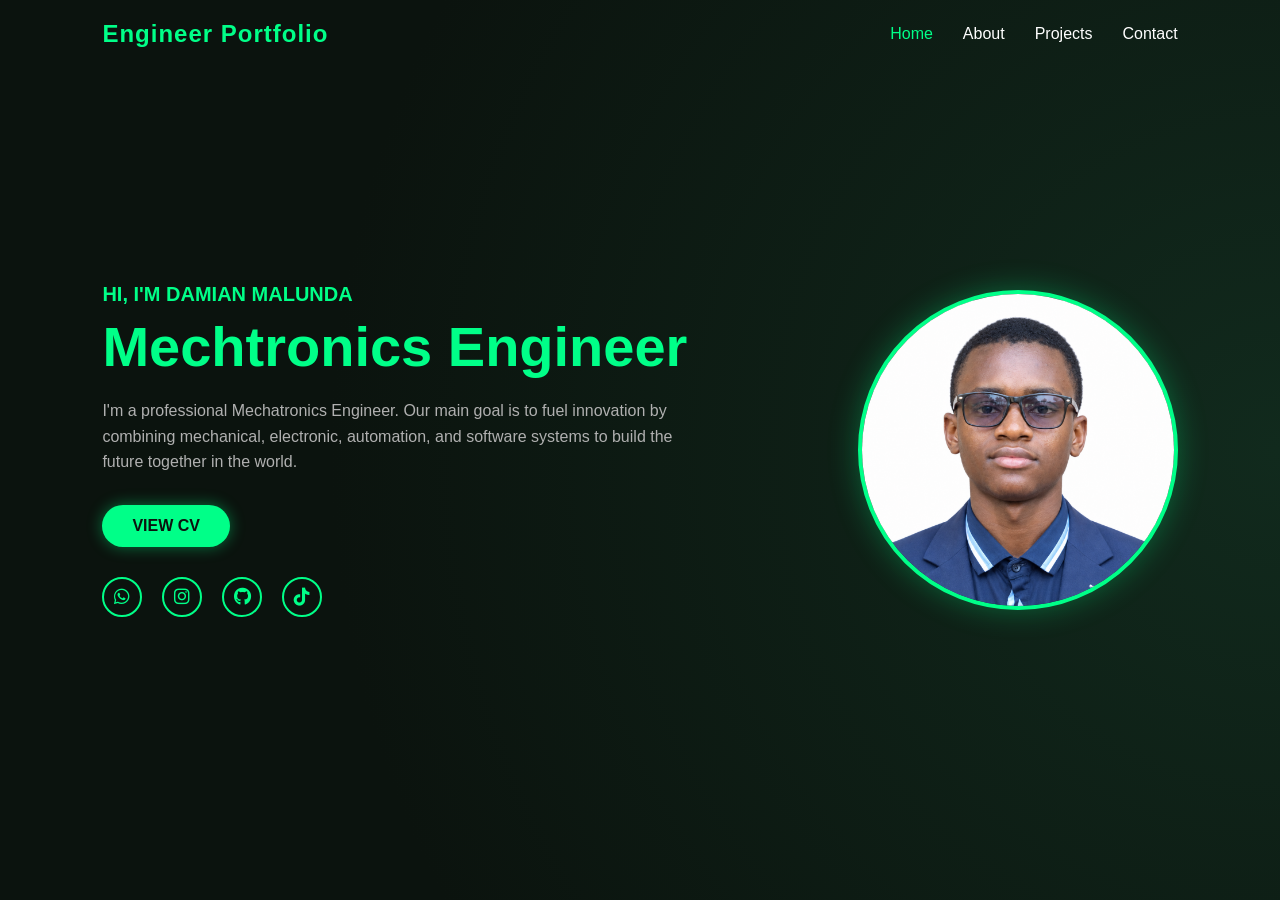
<file: index.html>
<!DOCTYPE html>
<html lang="en">
<head>
    <meta charset="UTF-8">
    <meta name="viewport" content="width=device-width, initial-scale=1.0">
    <title>Web Developer Portfolio</title>
    <link rel="stylesheet" href="https://cdnjs.cloudflare.com/ajax/libs/font-awesome/6.4.0/css/all.min.css">
    <link rel="stylesheet" href="index.css">
</head>
<body>

    <header>
        <div class="logo">Engineer Portfolio</div>
        <input type="checkbox" id="menu-toggle">
        <label for="menu-toggle" class="menu-icon"><i class="fas fa-bars"></i></label>
        <ul class="navbar">
            <li><a href="index.html" class="active">Home</a></li>
            <li><a href="about.html">About</a></li>
            <li><a href="Projects.html">Projects</a></li>
            <li><a href="contact.html">Contact</a></li>
        </ul>
    </header>

    <section class="hero">
        <div class="hero-content">
            <h4 class="greeting">HI, I'M DAMIAN MALUNDA</h4>
            <h1 class="hero-title">Mechtronics Engineer</h1>
            <p class="hero-description">I'm a professional Mechatronics Engineer. Our main goal is to fuel innovation by combining mechanical, electronic, automation, and software systems to build the future together in the world.</p>
            <a href="documents/CV_Damian_Daud_Malunda.pdf" class="btn-download" target="_blank" rel="noopener noreferrer">VIEW CV</a>
            
            <div class="social-icons">
                <a href="https://wa.me/255749763095" target="_blank" rel="noopener noreferrer" aria-label="WhatsApp">
                    <i class="fab fa-whatsapp"></i>
                </a>
                <a href="https://www.instagram.com/daxontechnology/" target="_blank" rel="noopener noreferrer" aria-label="Instagram">
                    <i class="fab fa-instagram"></i>
                </a>
                <a href="https://github.com/damianmalunda123" target="_blank" rel="noopener noreferrer" aria-label="GitHub">
                    <i class="fab fa-github"></i>
                </a>
                <a href="https://www.tiktok.com/@daxontechology" target="_blank" rel="noopener noreferrer" aria-label="TikTok">
                    <i class="fab fa-tiktok"></i>
                </a>
            </div>
        </div>
        <div class="hero-img">
            <div class="img-container">
                <img src="image/pic 12.png" alt="Damian Developer">
            </div>
        </div>
    </section>

    <section id="cv-preview" class="cv-preview" style="display: none;">
        <div class="cv-wrapper">
            <div class="document-bar">
                <div class="window-controls">
                    <span class="dot red"></span>
                    <span class="dot yellow"></span>
                    <span class="dot green"></span>
                </div>
                <span class="document-title">Damian Malunda - CV</span>
            </div>
            <iframe src="documents/CV_Damian_Daud_Malunda.pdf" title="Damian CV preview"></iframe>
            <a href="documents/CV_Damian_Daud_Malunda.pdf" class="btn-download btn-download-inline" download>DOWNLOAD CV</a>
        </div>
    </section>

</body>
</html>
</file>
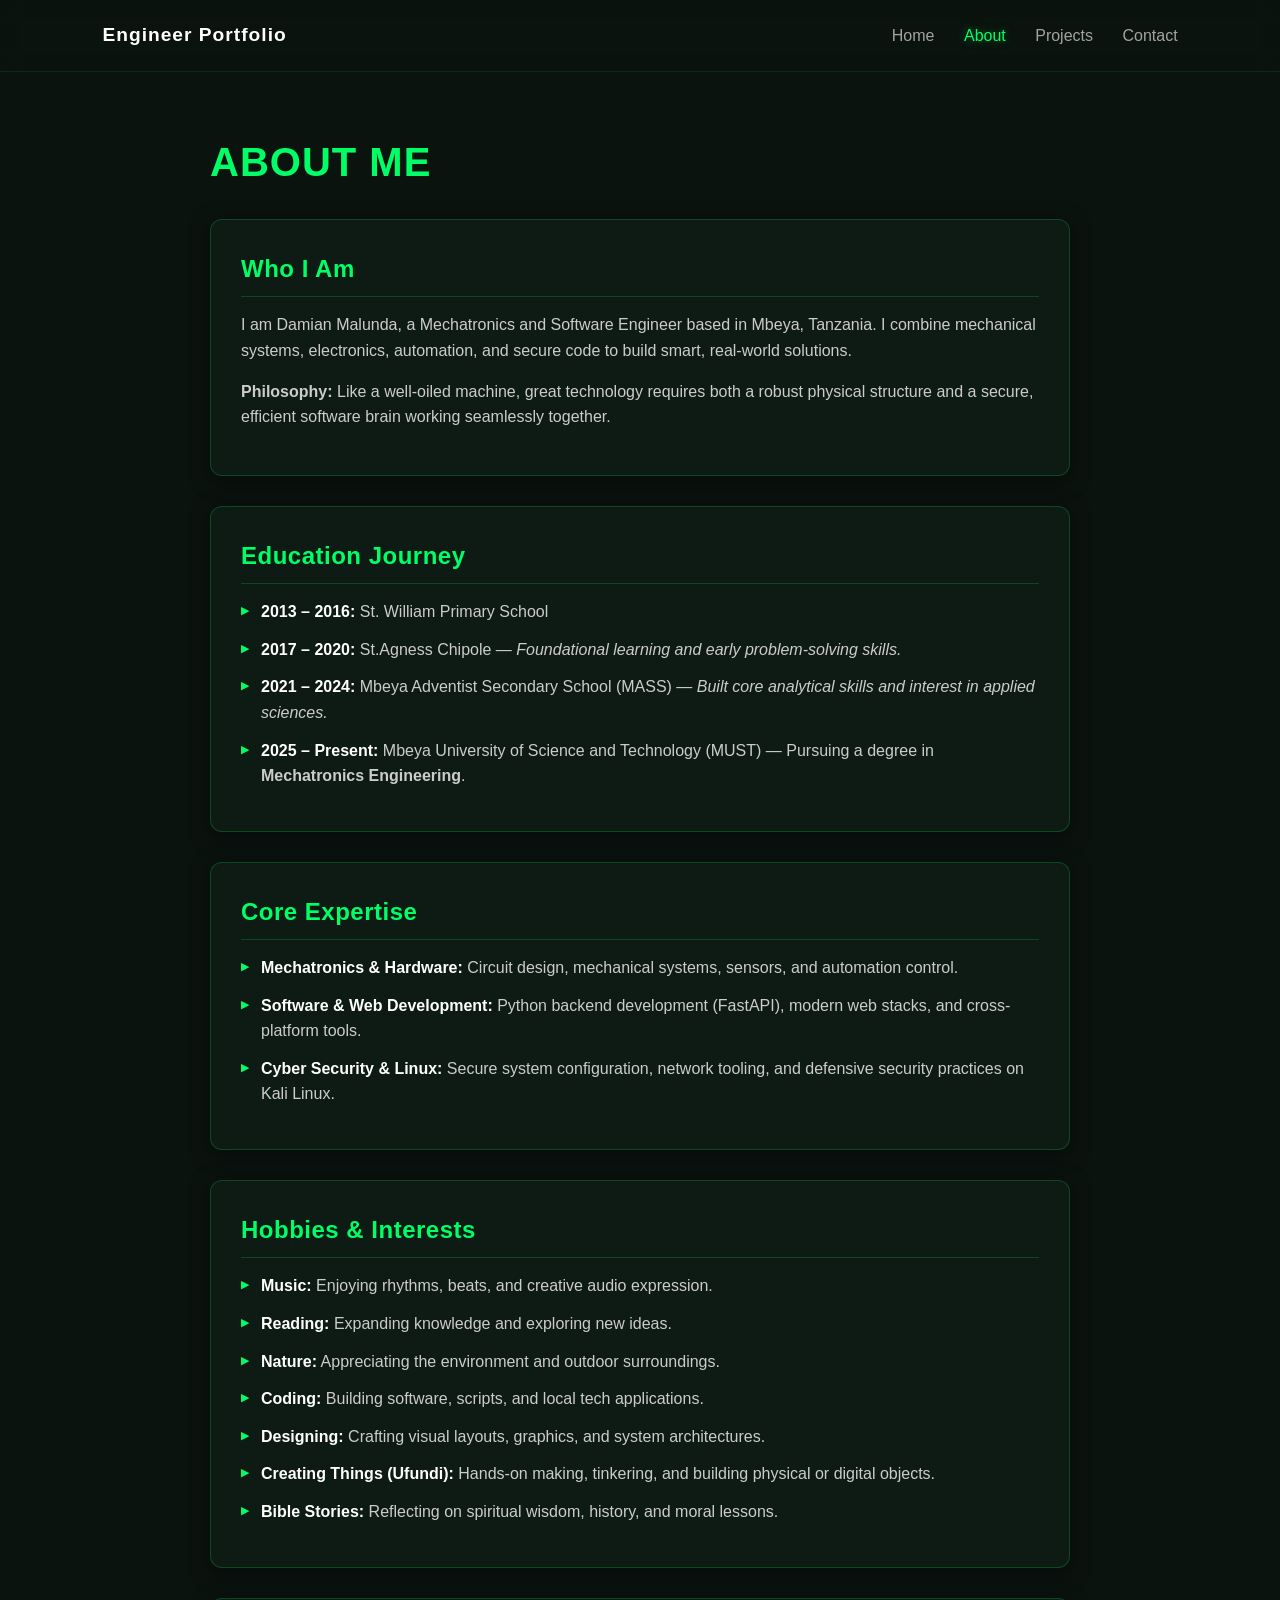
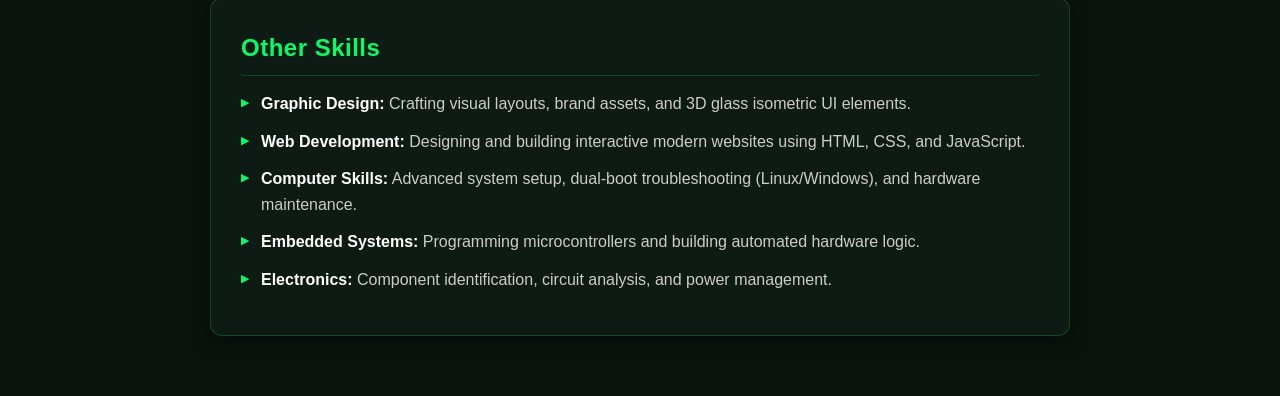
<file: about.html>
<!DOCTYPE html>
<html lang="en">
<head>
    <meta charset="UTF-8">
    <meta name="viewport" content="width=device-width, initial-scale=1.0">
    <title>About | Damian Malunda</title>
    <link rel="stylesheet" href="about.css">
</head>
<body>

    <header>
        <div class="logo">Engineer Portfolio</div>
        <nav>
            <a href="index.html">Home</a>
            <a href="about.html" class="active">About</a>
            <a href="Projects.html">Projects</a>
            <a href="contact.html">Contact</a>
        </nav>
    </header>

    <div class="container">
        <h1>About Me</h1>
        
        <div class="bio-section">
            <h2>Who I Am</h2>
            <p>I am Damian Malunda, a Mechatronics and Software Engineer based in Mbeya, Tanzania. I combine mechanical systems, electronics, automation, and secure code to build smart, real-world solutions.</p>
            <p><strong>Philosophy:</strong> Like a well-oiled machine, great technology requires both a robust physical structure and a secure, efficient software brain working seamlessly together.</p>
        </div>

        <div class="edu-section">
            <h2>Education Journey</h2>
            <ul>
                <li><span>2013 – 2016:</span> St. William Primary School</li>
                <li><span>2017 – 2020:</span> St.Agness Chipole — <em>Foundational learning and early problem-solving skills.</em></li>
                <li><span>2021 – 2024:</span> Mbeya Adventist Secondary School (MASS) — <em>Built core analytical skills and interest in applied sciences.</em></li>
                <li><span>2025 – Present:</span> Mbeya University of Science and Technology (MUST) — Pursuing a degree in <strong>Mechatronics Engineering</strong>.</li>
            </ul>
        </div>

        <div class="skills-section">
            <h2>Core Expertise</h2>
            <ul>
                <li><span>Mechatronics & Hardware:</span> Circuit design, mechanical systems, sensors, and automation control.</li>
                <li><span>Software & Web Development:</span> Python backend development (FastAPI), modern web stacks, and cross-platform tools.</li>
                <li><span>Cyber Security & Linux:</span> Secure system configuration, network tooling, and defensive security practices on Kali Linux.</li>
            </ul>
        </div>

        <div class="hobbies-section">
            <h2>Hobbies & Interests</h2>
            <ul>
                <li><span>Music:</span> Enjoying rhythms, beats, and creative audio expression.</li>
                <li><span>Reading:</span> Expanding knowledge and exploring new ideas.</li>
                <li><span>Nature:</span> Appreciating the environment and outdoor surroundings.</li>
                <li><span>Coding:</span> Building software, scripts, and local tech applications.</li>
                <li><span>Designing:</span> Crafting visual layouts, graphics, and system architectures.</li>
                <li><span>Creating Things (Ufundi):</span> Hands-on making, tinkering, and building physical or digital objects.</li>
                <li><span>Bible Stories:</span> Reflecting on spiritual wisdom, history, and moral lessons.</li>
            </ul>
        </div>

        <div class="atherskills-section">
            <h2>Other Skills</h2>
            <ul>
                <li><span>Graphic Design:</span> Crafting visual layouts, brand assets, and 3D glass isometric UI elements.</li>
                <li><span>Web Development:</span> Designing and building interactive modern websites using HTML, CSS, and JavaScript.</li>
                <li><span>Computer Skills:</span> Advanced system setup, dual-boot troubleshooting (Linux/Windows), and hardware maintenance.</li>
                <li><span>Embedded Systems:</span> Programming microcontrollers and building automated hardware logic.</li>
                <li><span>Electronics:</span> Component identification, circuit analysis, and power management.</li>
            </ul>
        </div>
    </div>

</body>
</html>
</file>
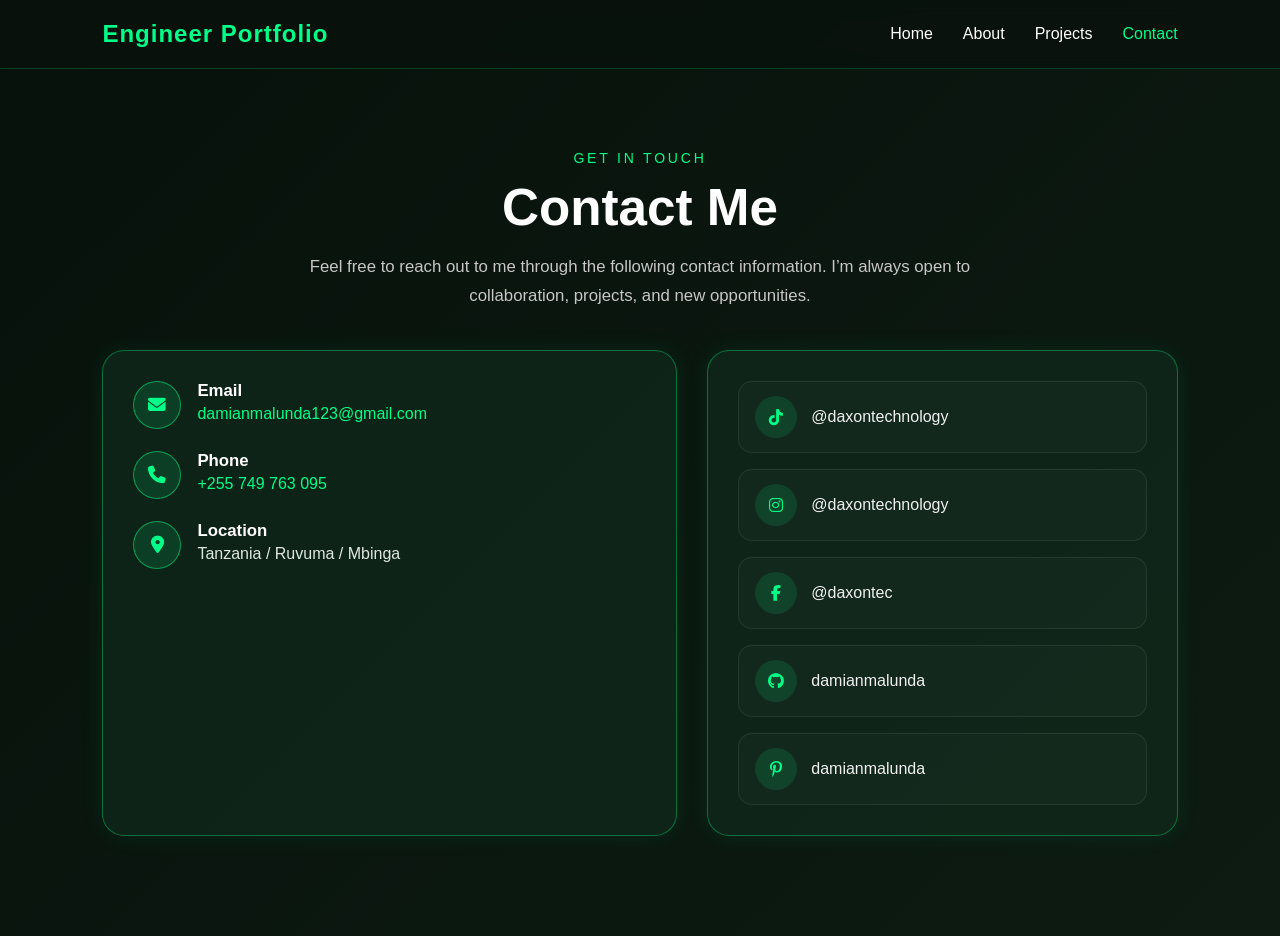
<file: contact.html>
<!DOCTYPE html>
<html lang="en">
<head>
    <meta charset="UTF-8">
    <meta name="viewport" content="width=device-width, initial-scale=1.0">
    <title>Contact | Engineer Portfolio</title>
    <link rel="stylesheet" href="https://cdnjs.cloudflare.com/ajax/libs/font-awesome/6.4.0/css/all.min.css">
    <link rel="stylesheet" href="contact.css">
</head>
<body>
    <header>
        <div class="logo">Engineer Portfolio</div>
        <input type="checkbox" id="menu-toggle">
        <label for="menu-toggle" class="menu-icon"><i class="fas fa-bars"></i></label>
        <ul class="navbar">
            <li><a href="index.html">Home</a></li>
            <li><a href="about.html">About</a></li>
            <li><a href="Projects.html">Projects</a></li>
            <li><a href="contact.html" class="active">Contact</a></li>
        </ul>
    </header>

    <main class="contact-page">
        <div class="contact-header">
            <span class="eyebrow">Get in touch</span>
            <h1>Contact Me</h1>
            <p>Feel free to reach out to me through the following contact information. I’m always open to collaboration, projects, and new opportunities.</p>
        </div>

        <div class="contact-grid">
            <section class="contact-card">
                <ul class="contact-list">
                    <li>
                        <span class="icon"><i class="fas fa-envelope"></i></span>
                        <div>
                            <strong>Email</strong>
                            <a href="mailto:damianmalunda123@gmail.com">damianmalunda123@gmail.com</a>
                        </div>
                    </li>
                    <li>
                        <span class="icon"><i class="fas fa-phone"></i></span>
                        <div>
                            <strong>Phone</strong>
                            <a href="tel:+255749763095">+255 749 763 095</a>
                        </div>
                    </li>
                    <li>
                        <span class="icon"><i class="fas fa-map-marker-alt"></i></span>
                        <div>
                            <strong>Location</strong>
                            <span>Tanzania /</span>
                            <span>Ruvuma / Mbinga</span>
                        </div>
                    </li>
                </ul>
            </section>

            <aside class="social-card">
                <ul class="social-list">
                    <li>
                        <span class="social-icon"><i class="fab fa-tiktok"></i></span>
                        <a href="https://www.tiktok.com/@daxontechology" target="_blank" rel="noopener noreferrer">@daxontechnology</a>
                    </li>
                    <li>
                        <span class="social-icon"><i class="fab fa-instagram"></i></span>
                        <a href="https://www.instagram.com/daxontechnology/" target="_blank" rel="noopener noreferrer">@daxontechnology</a>
                    </li>
                    <li>
                        <span class="social-icon"><i class="fab fa-facebook-f"></i></span>
                        <a href="https://www.facebook.com/Daxontechnology" target="_blank" rel="noopener noreferrer">@daxontec</a>
                    </li>
                    <li>
                        <span class="social-icon"><i class="fab fa-github"></i></span>
                        <a href="https://github.com/damianmalunda123" target="_blank" rel="noopener noreferrer">damianmalunda</a>
                    </li>
                    <li>
                        <span class="social-icon"><i class="fab fa-pinterest-p"></i></span>
                        <a href="https://www.pinterest.com/damianmalunda123/" target="_blank" rel="noopener noreferrer">damianmalunda</a>
                    </li>
                </ul>
            </aside>
        </div>
    </main>
</body>
</html>
</file>
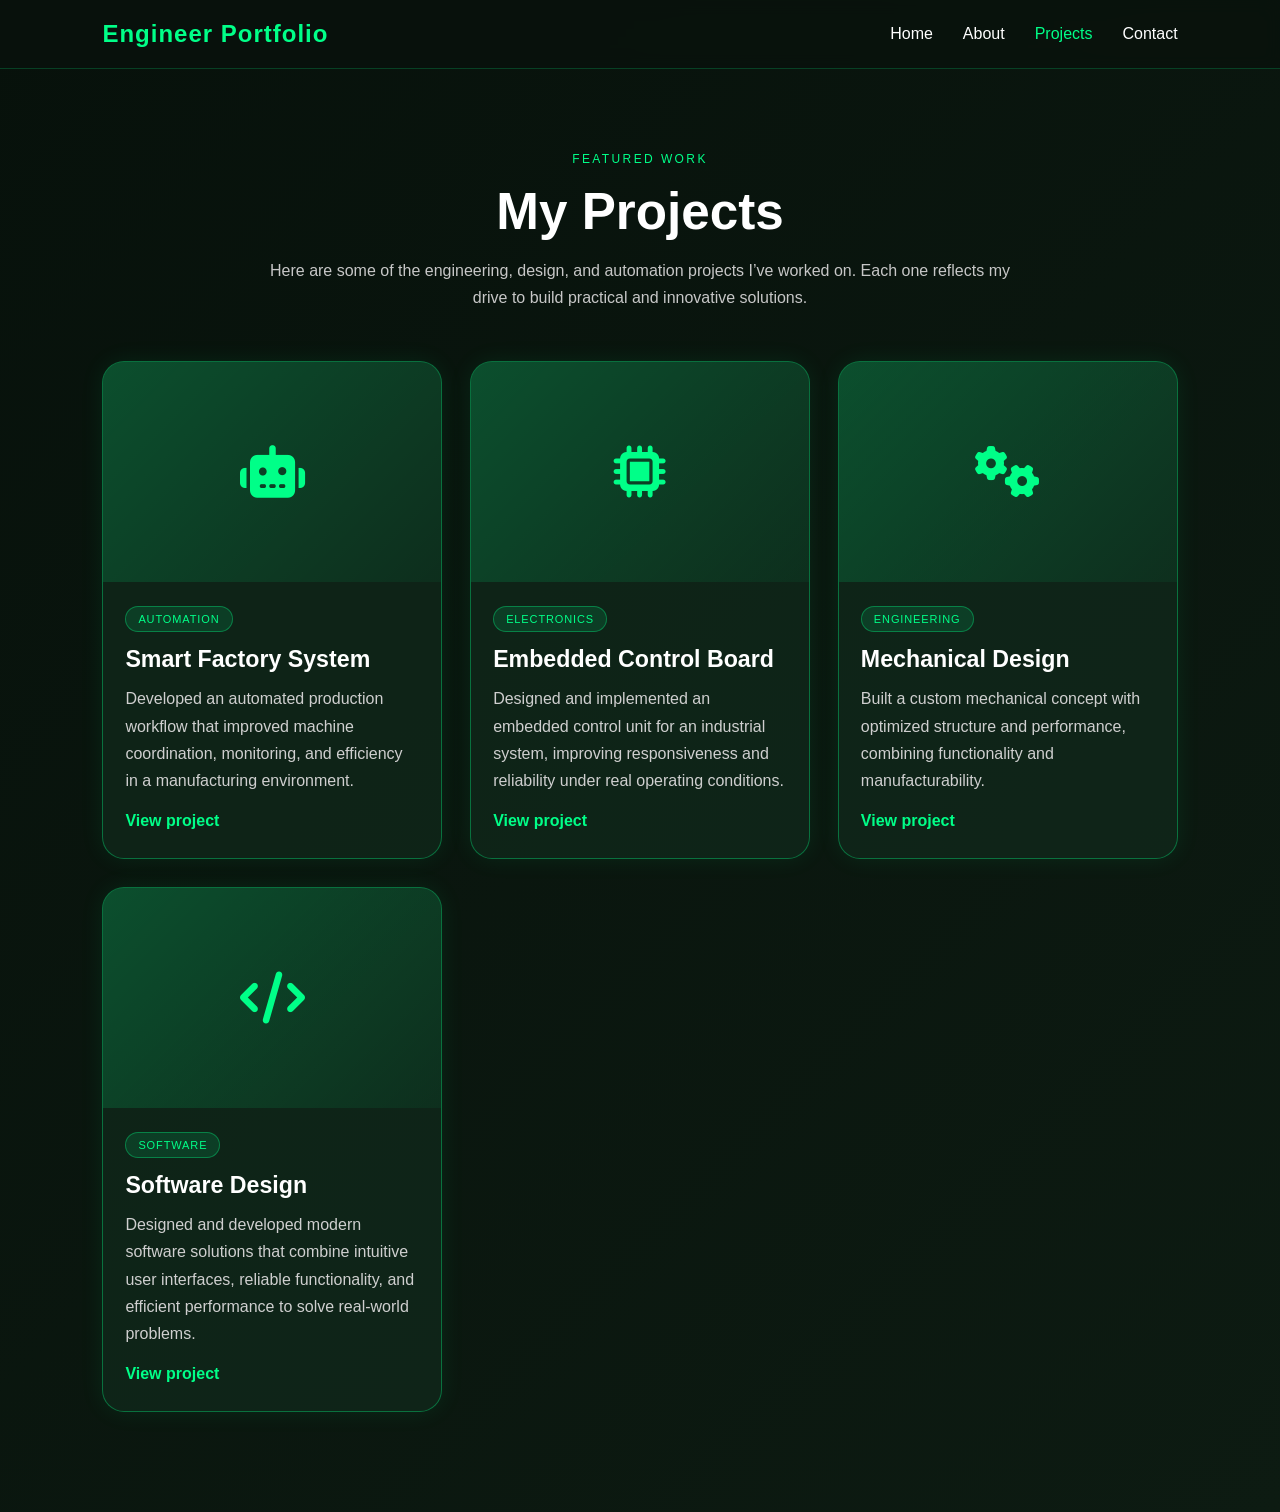
<file: Projects.html>
<!DOCTYPE html>
<html lang="en">
<head>
    <meta charset="UTF-8">
    <meta name="viewport" content="width=device-width, initial-scale=1.0">
    <title>Projects | Engineer Portfolio</title>
    <link rel="stylesheet" href="https://cdnjs.cloudflare.com/ajax/libs/font-awesome/6.4.0/css/all.min.css">
    <link rel="stylesheet" href="projects.css">
</head>
<body>
    <header>
        <div class="logo">Engineer Portfolio</div>
        <input type="checkbox" id="menu-toggle">
        <label for="menu-toggle" class="menu-icon"><i class="fas fa-bars"></i></label>
        <ul class="navbar">
            <li><a href="index.html">Home</a></li>
            <li><a href="about.html">About</a></li>
            <li><a href="Projects.html" class="active">Projects</a></li>
            <li><a href="contact.html">Contact</a></li>
        </ul>
    </header>

    <main class="page">
        <div class="page-header">
            <span class="eyebrow">Featured work</span>
            <h1>My Projects</h1>
            <p>Here are some of the engineering, design, and automation projects I’ve worked on. Each one reflects my drive to build practical and innovative solutions.</p>
        </div>

        <section class="projects-grid">
            <article class="project-card">
                <div class="project-image"><i class="fas fa-robot"></i></div>
                <div class="project-body">
                    <span class="project-tag">Automation</span>
                    <h3>Smart Factory System</h3>
                    <p>Developed an automated production workflow that improved machine coordination, monitoring, and efficiency in a manufacturing environment.</p>
                    <a href="#" class="project-link">View project</a>
                </div>
            </article>

            <article class="project-card">
                <div class="project-image"><i class="fas fa-microchip"></i></div>
                <div class="project-body">
                    <span class="project-tag">Electronics</span>
                    <h3>Embedded Control Board</h3>
                    <p>Designed and implemented an embedded control unit for an industrial system, improving responsiveness and reliability under real operating conditions.</p>
                    <a href="#" class="project-link">View project</a>
                </div>
            </article>

            <article class="project-card">
                <div class="project-image"><i class="fas fa-cogs"></i></div>
                <div class="project-body">
                    <span class="project-tag">Engineering</span>
                    <h3>Mechanical Design</h3>
                    <p>Built a custom mechanical concept with optimized structure and performance, combining functionality and manufacturability.</p>
                    <a href="#" class="project-link">View project</a>
                </div>
            </article>

            <article class="project-card">
                <div class="project-image"><i class="fas fa-code"></i></div>
                <div class="project-body">
                    <span class="project-tag">Software</span>
                    <h3>Software Design</h3>
                    <p>Designed and developed modern software solutions that combine intuitive user interfaces, reliable functionality, and efficient performance to solve real-world problems.</p>
                    <a href="#" class="project-link">View project</a>
                </div>
            </article>
        </section>
    </main>
</body>
</html>
</file>
<file: index.css>
* {
            margin: 0;
            padding: 0;
            box-sizing: border-box;
            font-family: 'Segoe UI', Tahoma, Geneva, Verdana, sans-serif;
        }

        html {
            scroll-behavior: smooth;
        }

        header {
            display: flex;
            justify-content: space-between;
            align-items: center;
            padding: 20px 8%;
            background-color: transparent;
            position: fixed;
            top: 0;
            left: 0;
            width: 100%;
            z-index: 1000;
        }

        .logo {
            font-size: 24px;
            font-weight: bold;
            color: #00ff88;
            letter-spacing: 1px;
        }

        .navbar {
            display: flex;
            list-style: none;
            gap: 30px;
        }

        .navbar a {
            text-decoration: none;
            color: #ffffff;
            font-size: 16px;
            transition: color 0.3s ease;
        }

        .navbar a:hover, .navbar a.active {
            color: #00ff88;
        }

        .menu-icon {
            display: none;
            font-size: 24px;
            cursor: pointer;
            color: #ffffff;
        }

        #menu-toggle {
            display: none;
        }

        .hero {
            display: flex;
            align-items: center;
            justify-content: space-between;
            min-height: 100vh;
            padding: 0 8%;
            background: radial-gradient(circle at right, #112a1d 0%, #0b130e 70%);
        }

        .hero-content {
            max-width: 600px;
        }

        .greeting {
            color: #00ff88;
            font-size: 20px;
            font-weight: 600;
            margin-bottom: 10px;
        }

        .hero-title {
            font-size: 56px;
            font-weight: 800;
            margin-bottom: 20px;
            line-height: 1.1;
            color: #00ff88;
        }

        .hero-description {
            color: #b0b0b0;
            font-size: 16px;
            line-height: 1.6;
            margin-bottom: 30px;
        }

        .btn-download {
            display: inline-block;
            padding: 12px 30px;
            background-color: #00ff88;
            color: #0b130e;
            font-weight: bold;
            border-radius: 30px;
            text-decoration: none;
            box-shadow: 0 0 15px rgba(0, 255, 136, 0.4);
            transition: transform 0.3s ease, background-color 0.3s ease;
        }

        .btn-download:hover {
            transform: translateY(-3px);
            background-color: #00cc6a;
        }

        .hero-img {
            position: relative;
            display: flex;
            justify-content: center;
            align-items: center;
        }

        .img-container {
            width: 320px;
            height: 320px;
            border-radius: 50%;
            overflow: hidden;
            border: 4px solid #00ff88;
            box-shadow: 0 0 30px rgba(0, 255, 136, 0.3);
            background-color: #1a2e22;
        }

        .img-container img {
            width: 100%;
            height: 100%;
            object-fit: cover;
        }

        .social-icons {
            margin-top: 30px;
            display: flex;
            gap: 20px;
        }

        .social-icons a {
            display: inline-flex;
            justify-content: center;
            align-items: center;
            width: 40px;
            height: 40px;
            background: transparent;
            border: 2px solid #00ff88;
            border-radius: 50%;
            color: #00ff88;
            font-size: 18px;
            text-decoration: none;
            transition: 0.3s ease;
        }

.social-icons a:hover {
            background: #00ff88;
            color: #0b130e;
            box-shadow: 0 0 15px #00ff88;
        }

        .cv-preview {
            padding: 40px 8% 80px;
            background: #0b130e;
        }

        .cv-wrapper {
            max-width: 950px;
            margin: 0 auto;
            display: flex;
            flex-direction: column;
            gap: 20px;
            padding: 18px 18px 22px;
            border: 4px solid #00ff88;
            border-radius: 22px;
            background: rgba(17, 42, 29, 0.8);
            box-shadow: 0 0 35px rgba(0, 255, 136, 0.14);
        }

        .document-bar {
            display: flex;
            align-items: center;
            justify-content: space-between;
            background: #0f2118;
            border: 2px solid rgba(0, 255, 136, 0.7);
            border-radius: 12px 12px 0 0;
            padding: 12px 16px;
        }

        .window-controls {
            display: flex;
            gap: 8px;
        }

        .dot {
            width: 12px;
            height: 12px;
            border-radius: 50%;
            display: inline-block;
        }

        .dot.red { background: #ff5f57; }
        .dot.yellow { background: #ffbd2e; }
        .dot.green { background: #28c840; }

        .document-title {
            color: #d9ffe8;
            font-size: 14px;
            font-weight: 600;
            letter-spacing: 0.5px;
        }

        .cv-wrapper iframe {
            width: 100%;
            height: 760px;
            border: 2px solid rgba(0, 255, 136, 0.7);
            border-radius: 0 0 14px 14px;
            background: #ffffff;
        }

        .btn-download-inline {
            align-self: center;
            margin-top: 6px;
        }

        @media (max-width: 900px) {
            .cv-wrapper {
                padding: 16px;
            }

            .cv-wrapper iframe {
                height: 520px;
            }
            .hero {
                flex-direction: column-reverse;
                justify-content: center;
                text-align: center;
                padding-top: 120px;
                gap: 40px;
            }

            .hero-content {
                display: flex;
                flex-direction: column;
                align-items: center;
            }

            .social-icons {
                justify-content: center;
            }

            .menu-icon {
                display: block;
            }

            .navbar {
                position: absolute;
                top: 70px;
                left: -100%;
                width: 100%;
                background-color: #0b130e;
                flex-direction: column;
                align-items: center;
                padding: 20px 0;
                transition: 0.3s ease;
                border-bottom: 1px solid #1a2e22;
            }

            #menu-toggle:checked ~ .navbar {
                left: 0;
            }
        }
</file>
<file: about.css>
* {
    margin: 0;
    padding: 0;
    box-sizing: border-box;
    font-family: 'Segoe UI', Tahoma, Geneva, Verdana, sans-serif;
}

body {
    background-color: #0b130f;
    color: #ffffff;
    line-height: 1.6;
}

header {
    display: flex;
    justify-content: space-between;
    align-items: center;
    padding: 20px 8%;
    background-color: rgba(11, 19, 15, 0.95);
    backdrop-filter: blur(10px);
    position: fixed;
    width: 100%;
    top: 0;
    z-index: 1000;
    border-bottom: 1px solid rgba(0, 255, 102, 0.1);
}

.logo {
    font-size: 1.2rem;
    font-weight: bold;
    color: #ffffff;
    letter-spacing: 1px;
}

nav a {
    color: #a3a3a3;
    text-decoration: none;
    margin-left: 25px;
    transition: color 0.3s ease;
    font-weight: 500;
}

nav a:hover, nav a.active {
    color: #00ff66;
    text-shadow: 0 0 10px rgba(0, 255, 102, 0.4);
}

.container {
    max-width: 900px;
    margin: 130px auto 60px auto;
    padding: 0 20px;
}

h1 {
    font-size: 2.5rem;
    color: #00ff66;
    margin-bottom: 25px;
    text-transform: uppercase;
    letter-spacing: 1px;
}

.bio-section, .edu-section, .skills-section, .hobbies-section, .atherskills-section {
    background: rgba(17, 34, 24, 0.6);
    border: 1px solid rgba(0, 255, 102, 0.2);
    border-radius: 12px;
    padding: 30px;
    margin-bottom: 30px;
    box-shadow: 0 4px 20px rgba(0, 0, 0, 0.5);
    transition: transform 0.3s ease, border-color 0.3s ease;
}

.bio-section:hover, .edu-section:hover, .skills-section:hover, .hobbies-section:hover, .atherskills-section:hover {
    border-color: rgba(0, 255, 102, 0.5);
    transform: translateY(-2px);
}

h2 {
    font-size: 1.5rem;
    color: #00ff66;
    margin-bottom: 15px;
    border-bottom: 1px solid rgba(0, 255, 102, 0.2);
    padding-bottom: 8px;
    letter-spacing: 0.5px;
}

p {
    color: #cccccc;
    margin-bottom: 15px;
}

ul {
    list-style-type: none;
}

li {
    margin-bottom: 12px;
    color: #cccccc;
    position: relative;
    padding-left: 20px;
}

li::before {
    content: "▶";
    color: #00ff66;
    font-size: 0.7rem;
    position: absolute;
    left: 0;
    top: 3px;
}

li span {
    color: #ffffff;
    font-weight: 600;
}

@media (max-width: 768px) {
    .container {
        margin-top: 100px;
        padding: 0 15px;
    }
    h1 {
        font-size: 2rem;
    }
    header {
        padding: 15px 5%;
    }
    nav a {
        margin-left: 15px;
        font-size: 0.9rem;
    }
}
</file>
<file: contact.css>
* {
    margin: 0;
    padding: 0;
    box-sizing: border-box;
    font-family: 'Segoe UI', Tahoma, Geneva, Verdana, sans-serif;
}

html {
    scroll-behavior: smooth;
}

body {
    background: linear-gradient(135deg, #07110b 0%, #0d1b12 100%);
    color: #f5f5f5;
    min-height: 100vh;
}

header {
    display: flex;
    justify-content: space-between;
    align-items: center;
    padding: 20px 8%;
    background: rgba(9, 18, 13, 0.8);
    position: sticky;
    top: 0;
    z-index: 1000;
    backdrop-filter: blur(8px);
    border-bottom: 1px solid rgba(0, 255, 136, 0.2);
}

.logo {
    font-size: 24px;
    font-weight: 700;
    color: #00ff88;
    letter-spacing: 1px;
}

.navbar {
    display: flex;
    list-style: none;
    gap: 30px;
}

.navbar a {
    text-decoration: none;
    color: #ffffff;
    font-size: 16px;
    transition: color 0.3s ease;
}

.navbar a:hover,
.navbar a.active {
    color: #00ff88;
}

.menu-icon {
    display: none;
    font-size: 24px;
    cursor: pointer;
    color: #ffffff;
}

#menu-toggle {
    display: none;
}

.contact-page {
    padding: 80px 8% 100px;
}

.contact-header {
    text-align: center;
    margin-bottom: 40px;
}

.contact-header .eyebrow {
    color: #00ff88;
    letter-spacing: 0.2em;
    text-transform: uppercase;
    font-size: 14px;
    margin-bottom: 12px;
    display: inline-block;
}

.contact-header h1 {
    color: #ffffff;
    font-size: clamp(2.2rem, 4vw, 4rem);
    margin-bottom: 16px;
}

.contact-header p {
    color: #c7c7c7;
    font-size: 1.05rem;
    max-width: 700px;
    margin: 0 auto;
    line-height: 1.7;
}

.contact-grid {
    display: grid;
    grid-template-columns: 1.1fr 0.9fr;
    gap: 30px;
    max-width: 1100px;
    margin: 0 auto;
}

.contact-card,
.social-card {
    background: rgba(17, 42, 29, 0.72);
    border: 1px solid rgba(0, 255, 136, 0.35);
    border-radius: 22px;
    padding: 30px;
    box-shadow: 0 0 25px rgba(0, 255, 136, 0.08);
}

.contact-list {
    list-style: none;
    display: grid;
    gap: 22px;
}

.contact-list li {
    display: flex;
    align-items: flex-start;
    gap: 16px;
    color: #dfe7e3;
    font-size: 1rem;
}

.contact-list .icon {
    width: 48px;
    height: 48px;
    display: inline-flex;
    align-items: center;
    justify-content: center;
    border-radius: 50%;
    background: rgba(0, 255, 136, 0.12);
    border: 1px solid rgba(0, 255, 136, 0.5);
    color: #00ff88;
    font-size: 1.1rem;
    flex-shrink: 0;
}

.contact-list strong {
    display: block;
    margin-bottom: 4px;
    color: #ffffff;
    font-size: 1.05rem;
}

.contact-list a {
    color: #00ff88;
    text-decoration: none;
}

.contact-list a:hover {
    text-decoration: underline;
}

.social-list {
    list-style: none;
    display: grid;
    gap: 16px;
}

.social-list li {
    display: flex;
    align-items: center;
    gap: 14px;
    background: rgba(255, 255, 255, 0.02);
    border: 1px solid rgba(255, 255, 255, 0.08);
    border-radius: 14px;
    padding: 14px 16px;
}

.social-list .social-icon {
    width: 42px;
    height: 42px;
    display: inline-flex;
    justify-content: center;
    align-items: center;
    border-radius: 50%;
    background: rgba(0, 255, 136, 0.12);
    color: #00ff88;
    font-size: 1rem;
}

.social-list a {
    color: #f0f0f0;
    text-decoration: none;
}

.social-list a:hover {
    color: #00ff88;
}

@media (max-width: 900px) {
    .contact-grid {
        grid-template-columns: 1fr;
    }

    .menu-icon {
        display: block;
    }

    .navbar {
        position: absolute;
        top: 70px;
        left: -100%;
        width: 100%;
        background-color: #0b130e;
        flex-direction: column;
        align-items: center;
        padding: 20px 0;
        transition: 0.3s ease;
        border-bottom: 1px solid #1a2e22;
    }

    #menu-toggle:checked ~ .navbar {
        left: 0;
    }
}

@media (max-width: 560px) {
    .contact-page {
        padding-top: 60px;
    }

    .contact-card,
    .social-card {
        padding: 22px 18px;
    }

    .logo {
        font-size: 18px;
    }
}
</file>
<file: projects.css>
* {
    margin: 0;
    padding: 0;
    box-sizing: border-box;
    font-family: 'Segoe UI', Tahoma, Geneva, Verdana, sans-serif;
}

html {
    scroll-behavior: smooth;
}

body {
    background: linear-gradient(135deg, #07110b 0%, #0d1b12 100%);
    color: #f5f5f5;
    min-height: 100vh;
}

header {
    display: flex;
    justify-content: space-between;
    align-items: center;
    padding: 20px 8%;
    background: rgba(9, 18, 13, 0.8);
    position: sticky;
    top: 0;
    z-index: 1000;
    backdrop-filter: blur(8px);
    border-bottom: 1px solid rgba(0, 255, 136, 0.2);
}

.logo {
    font-size: 24px;
    font-weight: 700;
    color: #00ff88;
    letter-spacing: 1px;
}

.navbar {
    display: flex;
    list-style: none;
    gap: 30px;
}

.navbar a {
    text-decoration: none;
    color: #ffffff;
    font-size: 16px;
    transition: color 0.3s ease;
}

.navbar a:hover,
.navbar a.active {
    color: #00ff88;
}

.menu-icon {
    display: none;
    font-size: 24px;
    cursor: pointer;
    color: #ffffff;
}

#menu-toggle {
    display: none;
}

.page {
    padding: 80px 8% 100px;
}

.page-header {
    text-align: center;
    margin-bottom: 50px;
}

.eyebrow {
    display: inline-block;
    color: #00ff88;
    letter-spacing: 0.2em;
    text-transform: uppercase;
    font-size: 12px;
    margin-bottom: 16px;
}

.page-header h1 {
    font-size: clamp(2.2rem, 4vw, 4rem);
    margin-bottom: 16px;
    color: #ffffff;
}

.page-header p {
    max-width: 760px;
    margin: 0 auto;
    line-height: 1.7;
    color: #c7c7c7;
}

.projects-grid {
    display: grid;
    grid-template-columns: repeat(3, minmax(0, 1fr));
    gap: 28px;
    max-width: 1180px;
    margin: 0 auto;
}

.project-card {
    background: rgba(17, 42, 29, 0.72);
    border: 1px solid rgba(0, 255, 136, 0.35);
    border-radius: 22px;
    overflow: hidden;
    box-shadow: 0 0 25px rgba(0, 255, 136, 0.08);
    transition: transform 0.25s ease, border-color 0.25s ease;
}

.project-card:hover {
    transform: translateY(-6px);
    border-color: rgba(0, 255, 136, 0.7);
}

.project-image {
    height: 220px;
    background: linear-gradient(135deg, rgba(0,255,136,0.2), rgba(0,255,136,0.05));
    display: flex;
    align-items: center;
    justify-content: center;
    font-size: 52px;
    color: #00ff88;
}

.project-body {
    padding: 24px 22px 28px;
}

.project-tag {
    display: inline-block;
    background: rgba(0, 255, 136, 0.12);
    color: #00ff88;
    border: 1px solid rgba(0, 255, 136, 0.35);
    padding: 6px 12px;
    border-radius: 999px;
    font-size: 11px;
    letter-spacing: 0.08em;
    text-transform: uppercase;
    margin-bottom: 14px;
}

.project-body h3 {
    color: #ffffff;
    font-size: 1.45rem;
    margin-bottom: 12px;
}

.project-body p {
    color: #cfcfcf;
    line-height: 1.7;
    margin-bottom: 18px;
}

.project-link {
    display: inline-block;
    color: #00ff88;
    font-weight: 600;
    text-decoration: none;
}

.project-link:hover {
    text-decoration: underline;
}

@media (max-width: 900px) {
    .projects-grid {
        grid-template-columns: 1fr 1fr;
    }

    .menu-icon {
        display: block;
    }

    .navbar {
        position: absolute;
        top: 70px;
        left: -100%;
        width: 100%;
        background-color: #0b130e;
        flex-direction: column;
        align-items: center;
        padding: 20px 0;
        transition: 0.3s ease;
        border-bottom: 1px solid #1a2e22;
    }

    #menu-toggle:checked ~ .navbar {
        left: 0;
    }
}

@media (max-width: 560px) {
    .projects-grid {
        grid-template-columns: 1fr;
    }

    .page {
        padding-top: 60px;
    }

    .logo {
        font-size: 18px;
    }
}
</file>
